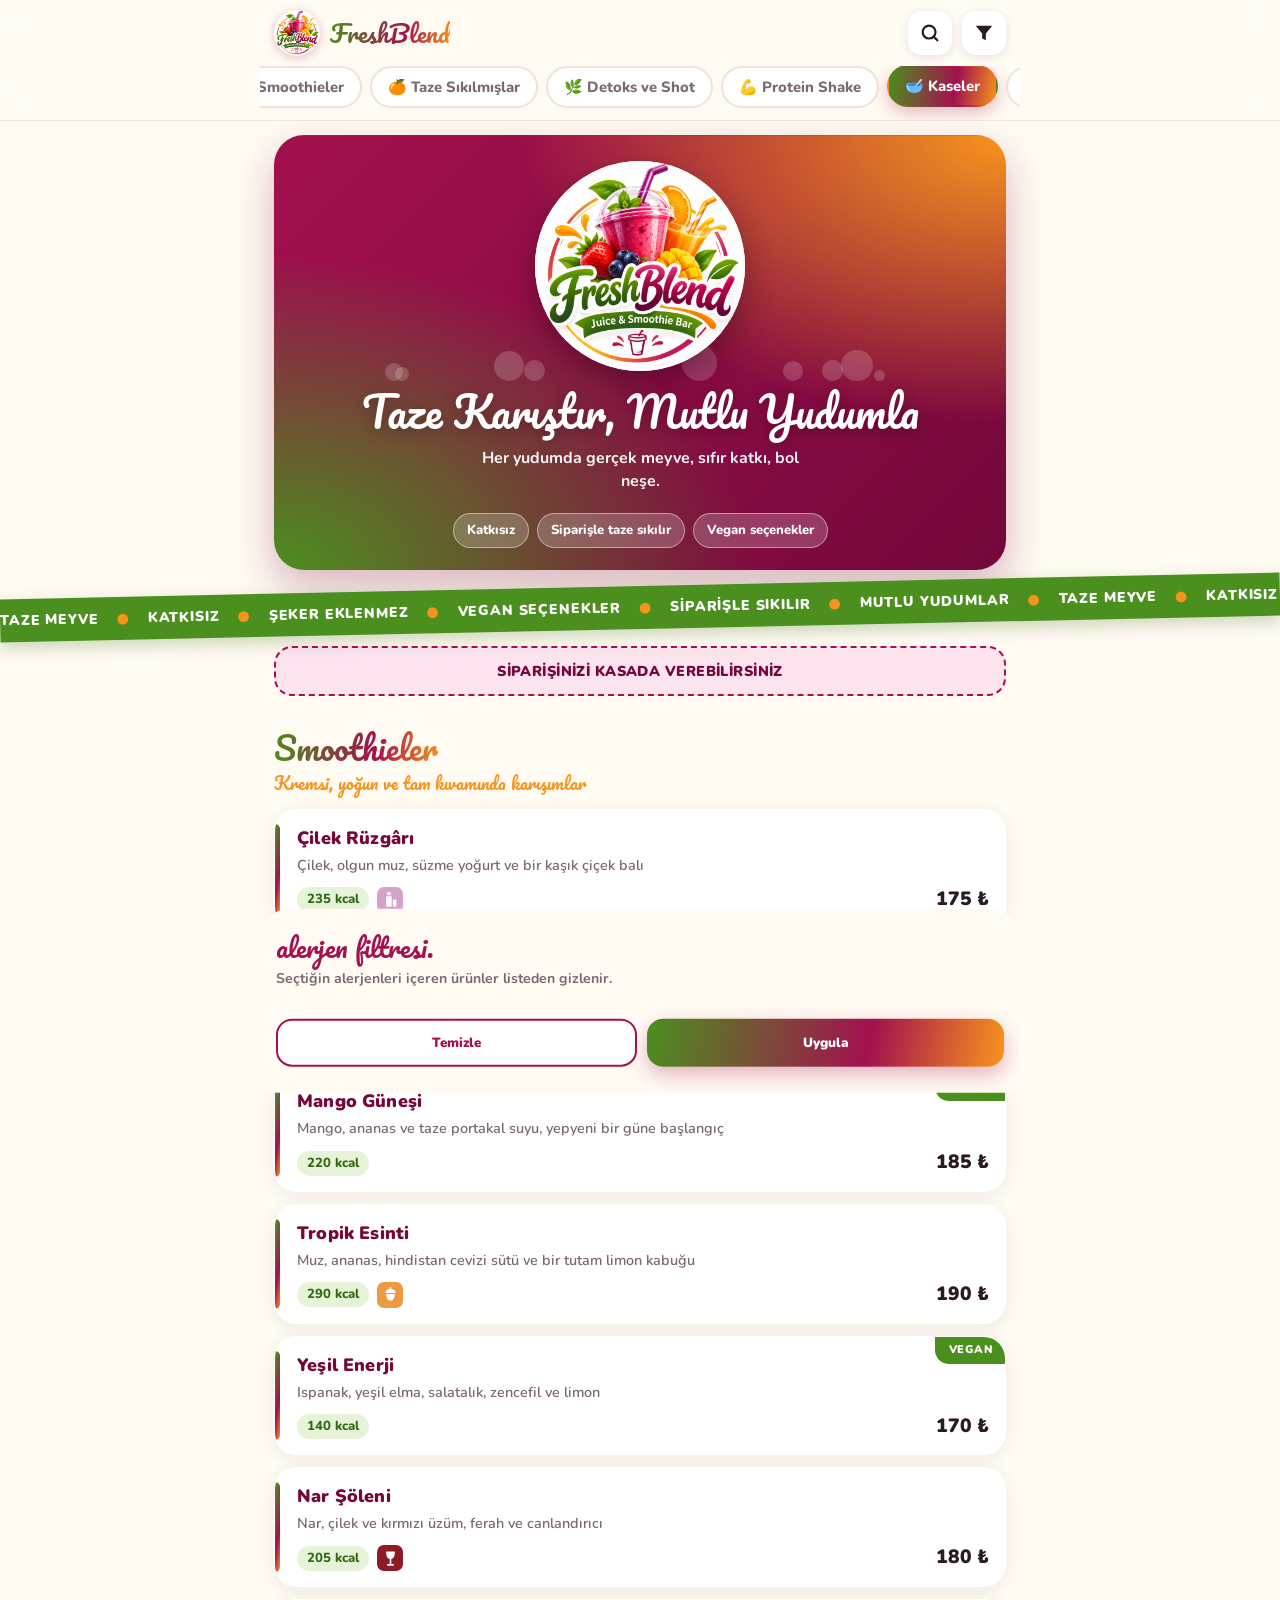
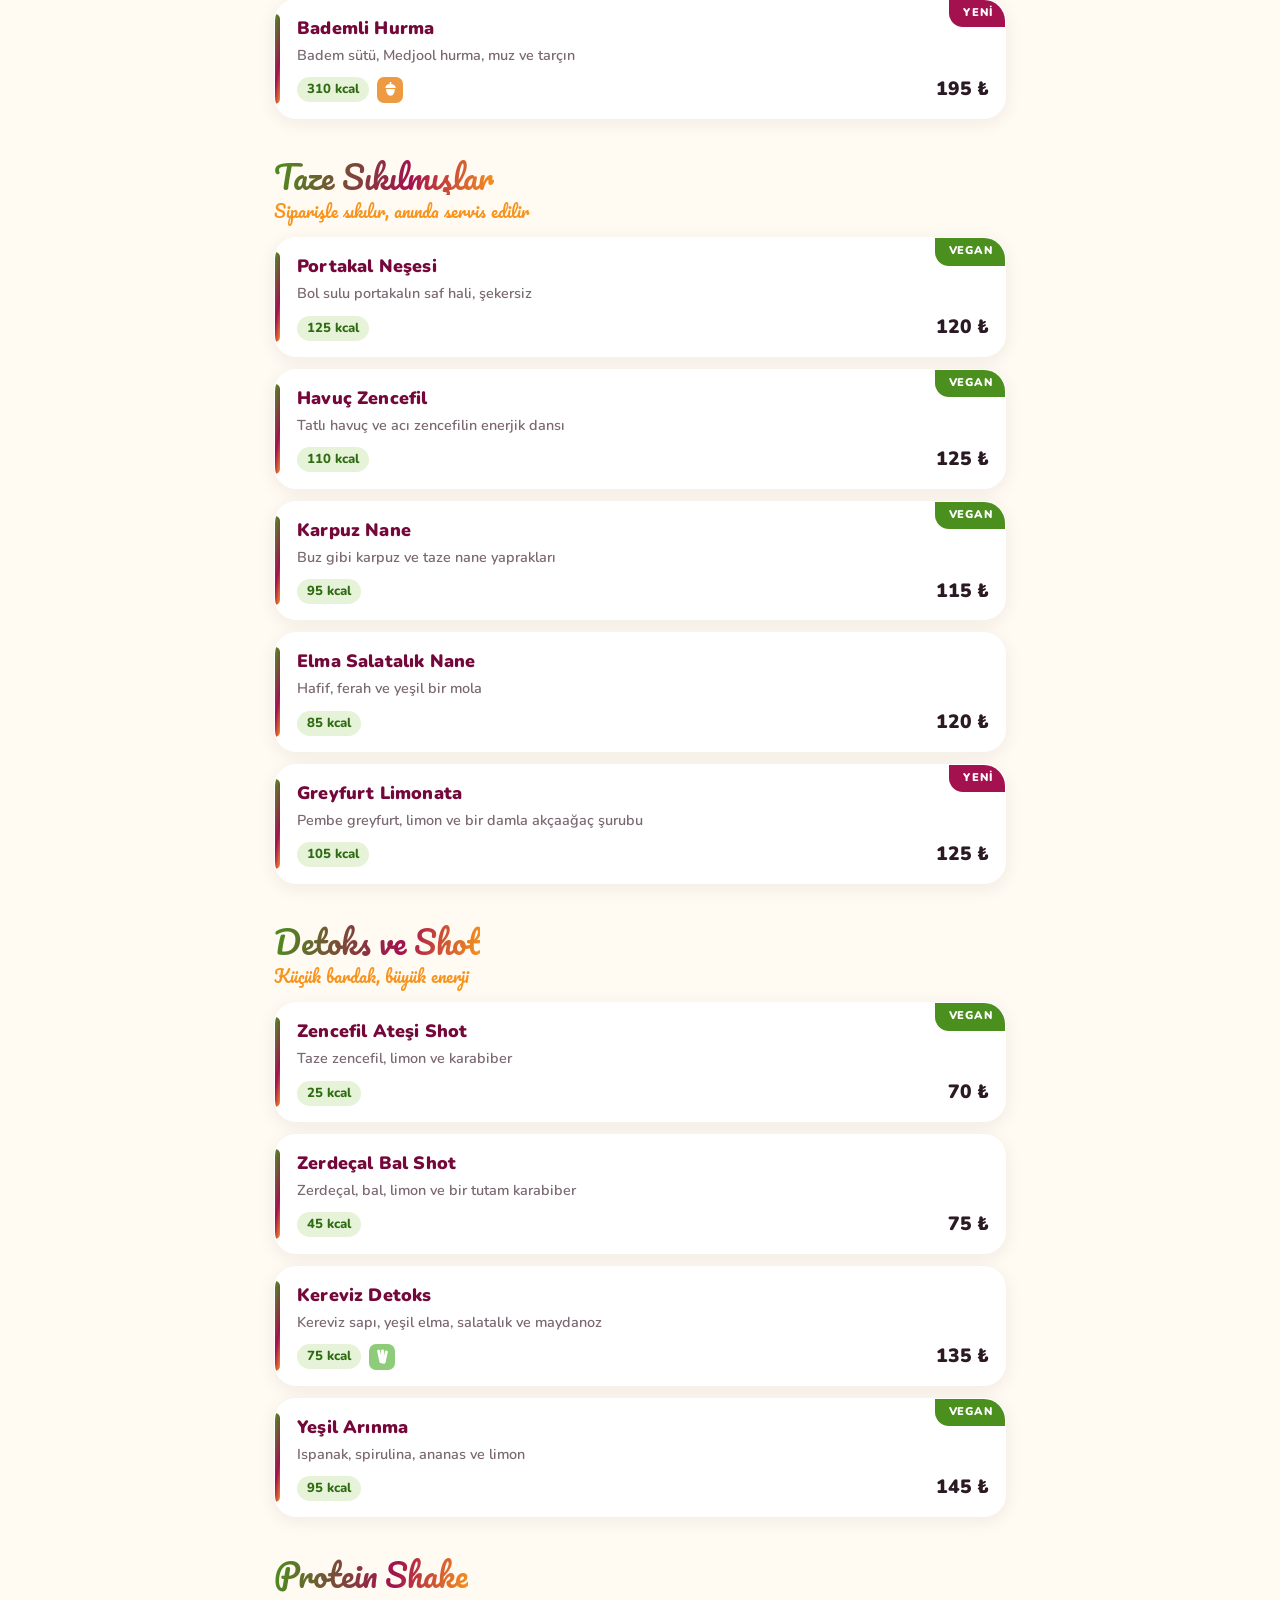
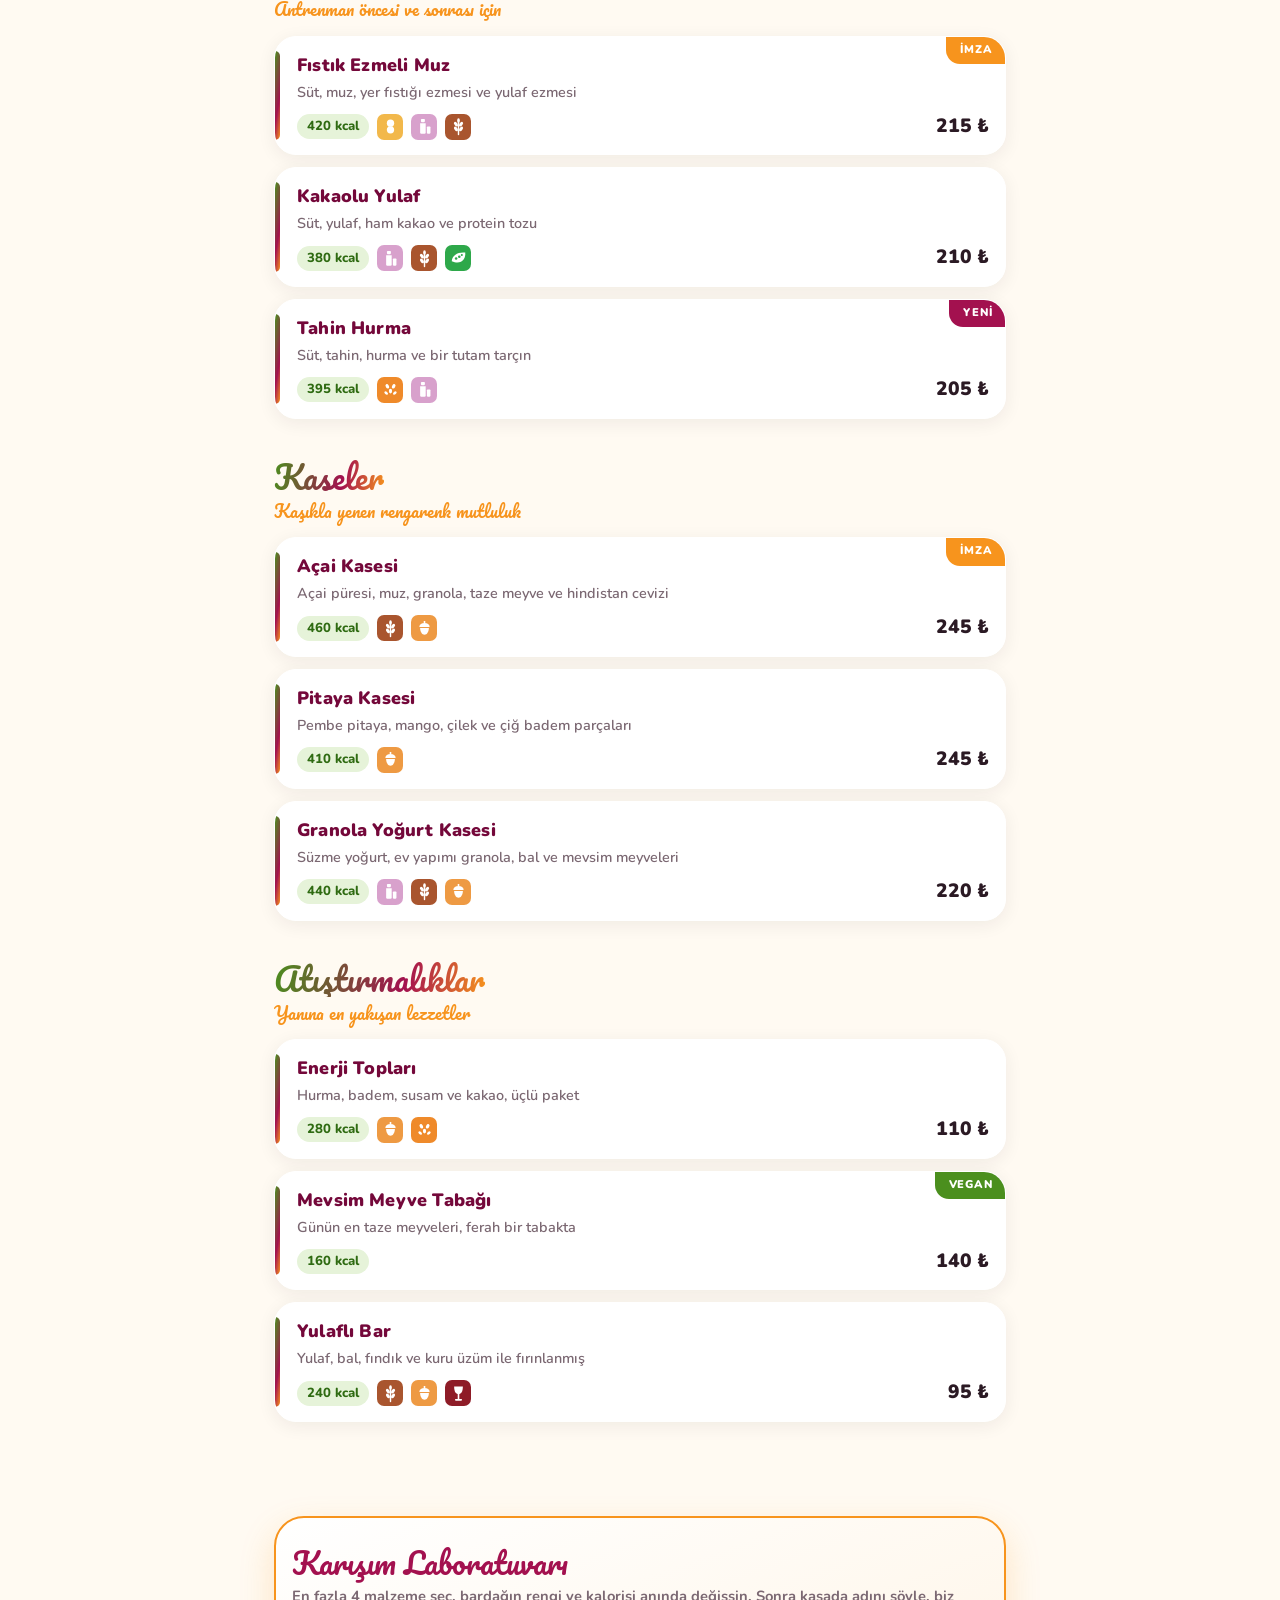
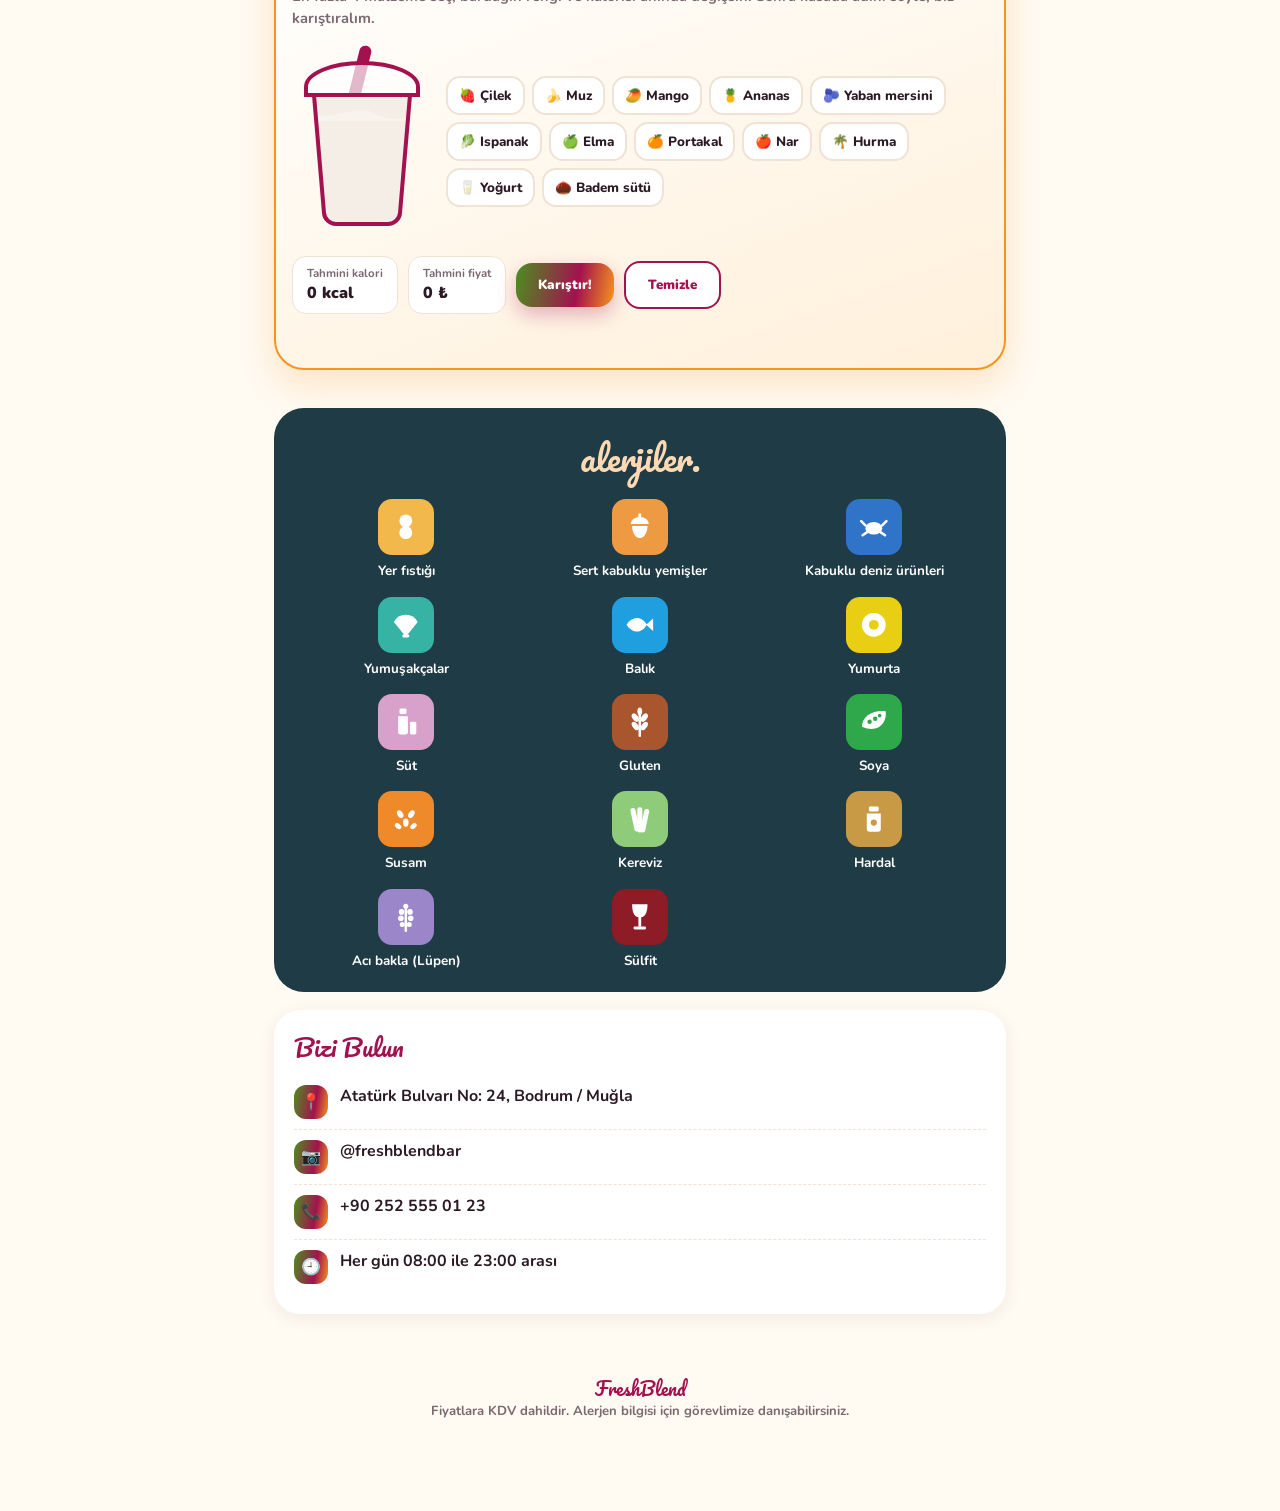
<file: index.html>
<!doctype html>
<html lang="tr">
<head>
<meta charset="utf-8">
<meta name="viewport" content="width=device-width,initial-scale=1,viewport-fit=cover">
<title>FreshBlend Meyve Suyu ve Smoothie Bar</title>
<meta name="description" content="FreshBlend dijital menü: smoothieler, taze sıkılmış meyve suları, kaseler ve daha fazlası.">
<meta name="theme-color" content="#a3114f">
<meta property="og:title" content="FreshBlend Meyve Suyu ve Smoothie Bar">
<meta property="og:description" content="Taze Karıştır, Mutlu Yudumla. Dijital menümüze göz at.">
<meta property="og:image" content="assets/og.png">
<link rel="icon" href="assets/favicon.png">
<link rel="preconnect" href="https://fonts.googleapis.com">
<link rel="preconnect" href="https://fonts.gstatic.com" crossorigin>
<link href="https://fonts.googleapis.com/css2?family=Nunito:wght@600;700;800;900&family=Pacifico&display=swap" rel="stylesheet">
<link rel="stylesheet" href="style.css">
</head>
<body>

<header class="top">
  <div class="top-row">
    <div class="brand"><img src="assets/logo.png" alt="FreshBlend logosu"><b id="brandName">FreshBlend</b></div>
    <button class="iconbtn" id="btnSearch" aria-label="Ara">
      <svg viewBox="0 0 24 24" fill="none" stroke="#2b1a24" stroke-width="2.4" stroke-linecap="round"><circle cx="11" cy="11" r="7"/><path d="M20 20l-3.500-3.500"/></svg>
    </button>
    <button class="iconbtn" id="btnFilter" aria-label="Alerjen filtresi">
      <svg viewBox="0 0 24 24" fill="#2b1a24"><path d="M3 4h18l-7 8.500V20l-4-2v-5.500z"/></svg>
      <span class="dot" id="fdot">0</span>
    </button>
  </div>
  <div class="searchbar" id="searchbar"><input id="q" type="search" placeholder="Ürün ara: çilek, mango, zencefil" autocomplete="off"></div>
  <nav class="tabs" id="tabs"></nav>
</header>

<div class="hero">
  <div class="hero-card" id="heroCard">
    <div class="logo-big"><img src="assets/logo.png" alt=""></div>
    <div id="bubbles"></div>
    <h1 id="slogan">Taze Karıştır, Mutlu Yudumla</h1>
    <p id="subslogan">Her yudumda gerçek meyve, sıfır katkı, bol neşe.</p>
    <div class="chips">
      <span class="chip">Katkısız</span>
      <span class="chip">Siparişle taze sıkılır</span>
      <span class="chip">Vegan seçenekler</span>
    </div>
  </div>
</div>

<div class="marquee" aria-hidden="true"><div id="marq"></div></div>

<div class="notice" id="notice">Siparişinizi kasada verebilirsiniz</div>

<main id="menu"></main>

<main>
  <section class="lab" id="lab">
    <h2>Karışım Laboratuvarı</h2>
    <p class="sub">En fazla 4 malzeme seç, bardağın rengi ve kalorisi anında değişsin. Sonra kasada adını söyle, biz karıştıralım.</p>
    <div class="lab-grid">
      <div class="cup" id="cup">
        <svg viewBox="0 0 140 190" width="140">
          <defs>
            <clipPath id="cupclip"><path d="M22 52h96l-10 118a12 12 0 0 1-12 11H44a12 12 0 0 1-12-11z"/></clipPath>
          </defs>
          <rect x="62" y="2" width="12" height="60" rx="6" fill="#a3114f" transform="rotate(14 68 30)"/>
          <g clip-path="url(#cupclip)">
            <rect x="0" y="52" width="140" height="140" fill="#f5eee6"/>
            <g id="liquid"></g>
            <path d="M22 70c20 10 40-10 60 0s34 6 42-2v10H22z" fill="rgba(255,255,255,.25)"/>
          </g>
          <path d="M22 52h96l-10 118a12 12 0 0 1-12 11H44a12 12 0 0 1-12-11z" fill="none" stroke="#a3114f" stroke-width="4" stroke-linejoin="round"/>
          <path d="M14 44a56 24 0 0 1 112 0v8H14z" fill="#fff" fill-opacity=".7" stroke="#a3114f" stroke-width="4"/>
        </svg>
      </div>
      <div class="ings" id="ings"></div>
    </div>
    <div class="lab-out">
      <div class="stat"><small>Tahmini kalori</small><span id="labKcal">0 kcal</span></div>
      <div class="stat"><small>Tahmini fiyat</small><span id="labPrice">0 ₺</span></div>
      <button class="btn" id="btnBlend">Karıştır!</button>
      <button class="btn ghost" id="btnClear">Temizle</button>
    </div>
    <div class="lab-msg" id="labMsg"></div>
  </section>

  <section class="legend">
    <h2>alerjiler.</h2>
    <div class="legend-grid" id="legend"></div>
  </section>

  <section class="info" id="info">
    <h3>Bizi Bulun</h3>
    <div class="row"><i>📍</i><div id="iAddr"></div></div>
    <div class="row"><i>📷</i><div><a id="iIg" target="_blank" rel="noopener"></a></div></div>
    <div class="row"><i>📞</i><div><a id="iTel"></a></div></div>
    <div class="row"><i>🕘</i><div id="iHours"></div></div>
  </section>
</main>

<footer><b>FreshBlend</b><br>Fiyatlara KDV dahildir. Alerjen bilgisi için görevlimize danışabilirsiniz.</footer>

<button class="fab" id="fab" aria-label="Yukarı çık">
  <svg viewBox="0 0 24 24" width="26" height="26" fill="none" stroke="#fff" stroke-width="3" stroke-linecap="round" stroke-linejoin="round"><path d="M6 15l6-6 6 6"/></svg>
</button>

<div class="sheet-bg" id="sbg"></div>
<div class="sheet" id="sheet">
  <h3>alerjen filtresi.</h3>
  <p class="hint">Seçtiğin alerjenleri içeren ürünler listeden gizlenir.</p>
  <div class="fgrid" id="fgrid"></div>
  <div class="actions">
    <button class="btn ghost" id="fclear">Temizle</button>
    <button class="btn" id="fok">Uygula</button>
  </div>
</div>

<script src="data.js"></script>
<script src="store.js"></script>
<script>
(function () {
  var S = FB.load();
  var settings = S.settings;
  var algMap = {};
  S.allergens.forEach(function (a) { algMap[a.id] = a; });
  var excluded = {};
  var query = "";
  var $ = function (id) { return document.getElementById(id); };

  /* Üst bilgiler */
  document.title = settings.brand + " " + settings.tagline;
  $("brandName").textContent = settings.brand;
  $("slogan").textContent = settings.slogan;
  $("subslogan").textContent = settings.subslogan;
  $("notice").textContent = settings.notice;
  $("iAddr").textContent = settings.address;
  $("iHours").textContent = settings.hours;
  $("iIg").textContent = "@" + settings.instagram;
  $("iIg").href = "https://instagram.com/" + settings.instagram;
  $("iTel").textContent = settings.phone;
  $("iTel").href = "tel:" + settings.phone.replace(/\s/g, "");
  if (settings.heroImage) {
    var hc = $("heroCard");
    hc.style.backgroundImage = "url(" + settings.heroImage + ")";
    hc.classList.add("hasimg");
  }
  if (!settings.notice) $("notice").style.display = "none";

  /* Kayan yazı */
  var words = ["Taze meyve", "Katkısız", "Şeker eklenmez", "Vegan seçenekler", "Siparişle sıkılır", "Mutlu yudumlar"];
  var line = "";
  for (var r = 0; r < 4; r++) words.forEach(function (w) { line += w + "<span>●</span>"; });
  $("marq").innerHTML = line + line;

  /* Baloncuklar */
  var bub = "";
  for (var i = 0; i < 9; i++) {
    var sz = 10 + Math.random() * 26;
    bub += '<i class="bubble" style="width:' + sz + 'px;height:' + sz + 'px;left:' + (Math.random() * 90) + '%;bottom:-10px;animation-duration:' + (5 + Math.random() * 7) + 's;animation-delay:' + (Math.random() * 6) + 's"></i>';
  }
  $("bubbles").innerHTML = bub;

  /* Menü çizimi */
  function matches(it) {
    if (query) {
      var t = (it.name + " " + it.desc).toLocaleLowerCase("tr");
      if (t.indexOf(query.toLocaleLowerCase("tr")) === -1) return false;
    }
    for (var i = 0; i < it.allergens.length; i++) if (excluded[it.allergens[i]]) return false;
    return true;
  }

  function cardHTML(it, idx) {
    var icons = it.allergens.map(function (id) { return algMap[id] ? FB.allergenIcon(algMap[id], 26) : ""; }).join("");
    var badge = it.badge ? '<span class="badge ' + it.badge.toLocaleLowerCase("tr").replace(/[^a-zçğıöşü]/g, "") + '">' + it.badge + '</span>' : "";
    var img = (settings.showImages !== false && it.image) ? '<img class="thumb" loading="lazy" alt="' + it.name + '" src="' + it.image + '">' : "";
    return '<article class="card" style="animation-delay:' + (idx * 55) + 'ms">' + badge +
      '<div class="body"><h3>' + it.name + '</h3><p>' + it.desc + '</p>' +
      '<div class="meta"><span class="kcal">' + it.kcal + ' kcal</span>' + icons + '<span class="price">' + FB.money(it.price) + '</span></div></div>' + img + '</article>';
  }

  function render() {
    var html = "", tabs = "", any = false;
    S.categories.forEach(function (c) {
      var list = S.items.filter(function (it) { return it.cat === c.id && matches(it); });
      if (!list.length) return;
      any = true;
      tabs += '<button class="tab" data-t="' + c.id + '">' + c.icon + " " + c.name + '</button>';
      html += '<section class="sec" id="sec_' + c.id + '"><h2>' + c.name + '</h2><div class="sub">' + (c.desc || "") + '</div>' +
        list.map(cardHTML).join("") + '</section>';
    });
    if (!any) html = '<div class="empty">Aradığın kriterlere uygun ürün bulunamadı. Filtreleri temizleyip tekrar dene.</div>';
    $("menu").innerHTML = html;
    $("tabs").innerHTML = tabs;
    observe();
  }

  /* Sekme vurgusu */
  var io;
  function observe() {
    if (io) io.disconnect();
    var secs = document.querySelectorAll(".sec");
    io = new IntersectionObserver(function (es) {
      es.forEach(function (e) {
        if (e.isIntersecting) {
          var id = e.target.id.replace("sec_", "");
          document.querySelectorAll(".tab").forEach(function (t) {
            var on = t.dataset.t === id;
            t.classList.toggle("on", on);
            if (on) t.scrollIntoView({ inline: "center", block: "nearest", behavior: "smooth" });
          });
        }
      });
    }, { rootMargin: "-140px 0px -65% 0px" });
    secs.forEach(function (s) { io.observe(s); });
  }
  $("tabs").addEventListener("click", function (e) {
    var b = e.target.closest(".tab");
    if (!b) return;
    var el = $("sec_" + b.dataset.t);
    if (el) el.scrollIntoView({ behavior: "smooth", block: "start" });
  });

  /* Arama */
  $("btnSearch").onclick = function () {
    var s = $("searchbar");
    s.classList.toggle("open");
    if (s.classList.contains("open")) $("q").focus();
    else { $("q").value = ""; query = ""; render(); }
  };
  $("q").oninput = function () { query = this.value.trim(); render(); };

  /* Alerjen filtresi */
  var usedIds = {};
  S.items.forEach(function (it) { it.allergens.forEach(function (a) { usedIds[a] = 1; }); });
  function drawFilter() {
    $("fgrid").innerHTML = S.allergens.map(function (a) {
      return '<button class="fopt' + (excluded[a.id] ? " on" : "") + '" data-a="' + a.id + '">' + FB.allergenIcon(a, 28) + "<span>" + a.name + "</span></button>";
    }).join("");
  }
  function sheet(open) {
    $("sheet").classList.toggle("open", open);
    $("sbg").classList.toggle("open", open);
  }
  function updDot() {
    var n = Object.keys(excluded).length;
    $("fdot").textContent = n;
    $("fdot").classList.toggle("on", n > 0);
  }
  $("btnFilter").onclick = function () { drawFilter(); sheet(true); };
  $("sbg").onclick = function () { sheet(false); };
  $("fgrid").addEventListener("click", function (e) {
    var b = e.target.closest(".fopt");
    if (!b) return;
    var id = b.dataset.a;
    if (excluded[id]) delete excluded[id]; else excluded[id] = true;
    b.classList.toggle("on");
  });
  $("fclear").onclick = function () { excluded = {}; drawFilter(); };
  $("fok").onclick = function () { sheet(false); updDot(); render(); };

  /* Alerjen açıklama listesi */
  $("legend").innerHTML = S.allergens.map(function (a) {
    return "<div>" + FB.allergenIcon(a, 56) + a.name + "</div>";
  }).join("");

  /* Yukarı çık */
  var fab = $("fab");
  window.addEventListener("scroll", function () { fab.classList.toggle("show", window.scrollY > 600); }, { passive: true });
  fab.onclick = function () { window.scrollTo({ top: 0, behavior: "smooth" }); };

  /* ===== Karışım Laboratuvarı ===== */
  var ING = [
    { n: "Çilek", e: "🍓", k: 50, c: "#e0245e" },
    { n: "Muz", e: "🍌", k: 105, c: "#f2d04a" },
    { n: "Mango", e: "🥭", k: 100, c: "#f7a01d" },
    { n: "Ananas", e: "🍍", k: 80, c: "#f5c542" },
    { n: "Yaban mersini", e: "🫐", k: 60, c: "#5a3d9a" },
    { n: "Ispanak", e: "🥬", k: 10, c: "#4b8f1e" },
    { n: "Elma", e: "🍏", k: 95, c: "#8cc63f" },
    { n: "Portakal", e: "🍊", k: 62, c: "#f7941d" },
    { n: "Nar", e: "🍎", k: 80, c: "#a3114f" },
    { n: "Hurma", e: "🌴", k: 70, c: "#7a4a2a" },
    { n: "Yoğurt", e: "🥛", k: 60, c: "#f3dfe8", w: "sut" },
    { n: "Badem sütü", e: "🌰", k: 40, c: "#d9b98a", w: "kuruyemis" }
  ];
  var pick = [];
  $("ings").innerHTML = ING.map(function (g, i) {
    return '<button class="ing" data-i="' + i + '">' + g.e + " " + g.n + "</button>";
  }).join("");

  function drawCup(blended) {
    var L = $("liquid");
    if (!pick.length) { L.innerHTML = ""; return; }
    var h = 140 / pick.length, out = "";
    pick.forEach(function (i, k) {
      out += '<rect x="0" y="' + (52 + 30 + k * (110 / pick.length)) + '" width="140" height="' + (110 / pick.length + 2) + '" fill="' + ING[i].c + '"/>';
    });
    if (blended) {
      var stops = pick.map(function (i, k) { return '<stop offset="' + Math.round(k / Math.max(1, pick.length - 1) * 100) + '%" stop-color="' + ING[i].c + '"/>'; }).join("");
      out = '<defs><linearGradient id="bl" x1="0" y1="0" x2="1" y2="1">' + stops + '</linearGradient></defs><rect x="0" y="82" width="140" height="120" fill="url(#bl)"/>';
    }
    L.innerHTML = out;
  }
  function stats() {
    var kc = 0;
    pick.forEach(function (i) { kc += ING[i].k; });
    $("labKcal").textContent = kc + " kcal";
    $("labPrice").textContent = pick.length ? FB.money(95 + pick.length * 22) : "0 ₺";
  }
  $("ings").addEventListener("click", function (e) {
    var b = e.target.closest(".ing");
    if (!b) return;
    var i = +b.dataset.i, at = pick.indexOf(i);
    if (at > -1) pick.splice(at, 1);
    else if (pick.length < 4) pick.push(i);
    else { $("labMsg").textContent = "En fazla 4 malzeme seçebilirsin."; return; }
    document.querySelectorAll(".ing").forEach(function (x) {
      var on = pick.indexOf(+x.dataset.i) > -1;
      x.classList.toggle("on", on);
      x.style.background = on ? ING[+x.dataset.i].c : "";
      x.style.color = on && ["#f3dfe8", "#f2d04a", "#f5c542", "#d9b98a"].indexOf(ING[+x.dataset.i].c) > -1 ? "#2b1a24" : "";
    });
    $("labMsg").textContent = "";
    drawCup(false);
    stats();
  });
  var adj = ["Neşeli", "Cesur", "Gizemli", "Şımarık", "Enerjik", "Tatlı", "Coşkulu", "Rüzgârlı"];
  $("btnBlend").onclick = function () {
    if (pick.length < 2) { $("labMsg").textContent = "Karıştırmak için en az 2 malzeme seç."; return; }
    var cup = $("cup");
    cup.classList.remove("shake"); void cup.offsetWidth; cup.classList.add("shake");
    $("labMsg").textContent = "Blender çalışıyor...";
    setTimeout(function () {
      drawCup(true);
      var name = adj[Math.floor(Math.random() * adj.length)] + " " + ING[pick[0]].n + " Karışımı";
      var warn = [];
      pick.forEach(function (i) { if (ING[i].w && algMap[ING[i].w]) warn.push(algMap[ING[i].w].name.toLocaleLowerCase("tr")); });
      $("labMsg").innerHTML = "Hazır! Kasada şunu söyle: <b>" + name + "</b>" + (warn.length ? "<br><small>Alerjen uyarısı: " + warn.join(", ") + " içerir.</small>" : "");
    }, 2000);
  };
  $("btnClear").onclick = function () {
    pick = [];
    document.querySelectorAll(".ing").forEach(function (x) { x.classList.remove("on"); x.style.background = ""; x.style.color = ""; });
    drawCup(false); stats(); $("labMsg").textContent = "";
  };

  render();
})();
</script>
</body>
</html>
</file>
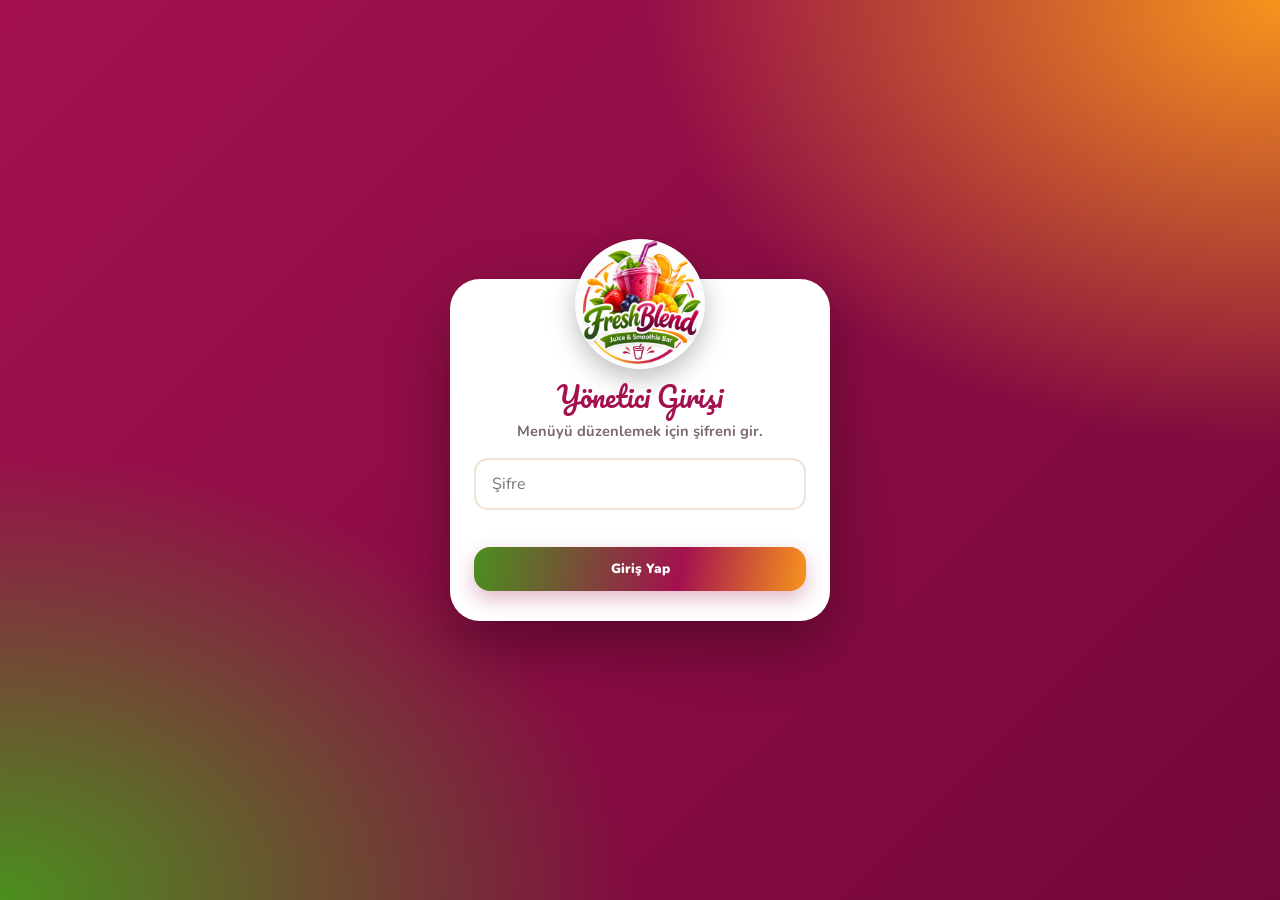
<file: admin.html>
<!doctype html>
<html lang="tr">
<head>
<meta charset="utf-8">
<meta name="viewport" content="width=device-width,initial-scale=1">
<meta name="robots" content="noindex,nofollow">
<title>FreshBlend Yönetici Paneli</title>
<link rel="icon" href="assets/favicon.png">
<link href="https://fonts.googleapis.com/css2?family=Nunito:wght@600;700;800;900&family=Pacifico&display=swap" rel="stylesheet">
<link rel="stylesheet" href="style.css">
<style>
body{background:#f7efe6}
.login{min-height:100vh;display:grid;place-items:center;padding:20px;background:radial-gradient(90% 90% at 100% 0%,var(--orange),transparent 55%),radial-gradient(90% 90% at 0% 100%,var(--green),transparent 55%),linear-gradient(135deg,var(--magenta),var(--magenta-d))}
.login .box{background:#fff;border-radius:30px;padding:30px 24px;width:100%;max-width:380px;text-align:center;box-shadow:0 24px 60px rgba(0,0,0,.35)}
.login img{width:130px;height:130px;margin:-70px auto 8px;border-radius:50%;box-shadow:0 10px 26px rgba(0,0,0,.25);background:#fff}
.login h1{font-family:var(--script);font-weight:400;color:var(--magenta);font-size:1.7rem}
.login p{color:var(--muted);font-weight:700;margin:4px 0 16px;font-size:.92rem}
.in{width:100%;padding:13px 16px;border-radius:14px;border:2px solid var(--line);background:#fff;outline:none;margin-bottom:12px}
.in:focus{border-color:var(--orange)}
.err{color:var(--magenta);font-weight:800;min-height:1.3em;margin-bottom:6px;font-size:.88rem}

.app{display:none;min-height:100vh}
.app.on{display:block}
.bar{position:sticky;top:0;z-index:30;background:linear-gradient(100deg,var(--green-d),var(--magenta-d));color:#fff;display:flex;align-items:center;gap:12px;padding:10px 16px}
.bar img{width:42px;height:42px;border-radius:50%;background:#fff}
.bar b{font-family:var(--script);font-weight:400;font-size:1.3rem;flex:1}
.bar a,.bar button{color:#fff;font-weight:800;font-size:.85rem;padding:8px 12px;border-radius:12px;background:rgba(255,255,255,.18);text-decoration:none}
.nav{display:flex;gap:8px;overflow-x:auto;padding:12px 16px;background:#fff;border-bottom:1px solid var(--line);position:sticky;top:62px;z-index:29;scrollbar-width:none}
.wrap{max-width:980px;margin:0 auto;padding:18px 16px 70px}
.panel{display:none}
.panel.on{display:block;animation:pop .35s both}
h2.t{font-family:var(--script);font-weight:400;font-size:1.8rem;color:var(--magenta);margin-bottom:14px}
.stats{display:grid;grid-template-columns:repeat(auto-fit,minmax(150px,1fr));gap:12px;margin-bottom:22px}
.stat2{background:#fff;border-radius:22px;padding:18px;box-shadow:0 4px 16px rgba(43,26,36,.07);position:relative;overflow:hidden}
.stat2::after{content:"";position:absolute;right:-18px;top:-18px;width:70px;height:70px;border-radius:50%;background:var(--grad);opacity:.16}
.stat2 b{font-size:2rem;font-weight:900;color:var(--magenta-d);display:block;line-height:1.1}
.stat2 span{color:var(--muted);font-weight:800;font-size:.85rem}
.box2{background:#fff;border-radius:24px;padding:18px;box-shadow:0 4px 16px rgba(43,26,36,.07);margin-bottom:16px}
.tools{display:flex;gap:10px;flex-wrap:wrap;margin-bottom:14px}
.tools .in{margin:0;flex:1;min-width:160px}
.btn.sm{padding:10px 16px;border-radius:13px;font-size:.88rem}
.btn.red{background:#c0233b}
table{width:100%;border-collapse:collapse}
th{text-align:left;font-size:.75rem;text-transform:uppercase;letter-spacing:.06em;color:var(--muted);padding:8px 8px}
td{padding:10px 8px;border-top:1px solid var(--line);font-weight:700;font-size:.92rem;vertical-align:middle}
td .nm{font-weight:900;color:var(--magenta-d)}
td .ph{width:46px;height:46px;border-radius:12px;object-fit:cover;background:var(--orange-l);display:grid;place-items:center;font-size:1.3rem}
td .acts{display:flex;gap:6px;justify-content:flex-end}
.mini{padding:7px 11px;border-radius:10px;font-weight:800;font-size:.8rem;background:var(--green-l);color:var(--green-d)}
.mini.d{background:var(--magenta-l);color:var(--magenta-d)}
.algs{display:flex;gap:4px;flex-wrap:wrap}

.modal-bg{position:fixed;inset:0;background:rgba(43,26,36,.6);z-index:70;display:none;place-items:center;padding:14px}
.modal-bg.on{display:grid}
.modal{background:var(--cream);border-radius:28px;width:100%;max-width:560px;max-height:92vh;overflow:auto;padding:22px}
.modal h3{font-family:var(--script);font-weight:400;font-size:1.6rem;color:var(--magenta);margin-bottom:12px}
.lbl{display:block;font-weight:900;font-size:.82rem;color:var(--muted);margin:8px 0 4px;text-transform:uppercase;letter-spacing:.05em}
.two{display:grid;grid-template-columns:1fr 1fr;gap:10px}
.achk{display:grid;grid-template-columns:repeat(2,1fr);gap:7px}
.achk label{display:flex;gap:8px;align-items:center;padding:8px;border-radius:12px;background:#fff;border:2px solid var(--line);font-weight:800;font-size:.82rem;cursor:pointer}
.achk input{accent-color:var(--magenta);width:18px;height:18px}
.achk label:has(input:checked){border-color:var(--magenta);background:var(--magenta-l)}
.drop{border:3px dashed var(--orange);background:var(--orange-l);border-radius:20px;padding:18px;text-align:center;font-weight:800;color:var(--magenta-d);cursor:pointer}
.drop img{max-height:160px;margin:0 auto 10px;border-radius:14px}
.gal{display:grid;grid-template-columns:repeat(auto-fill,minmax(160px,1fr));gap:12px}
.gcard{background:#fff;border-radius:20px;overflow:hidden;box-shadow:0 4px 14px rgba(43,26,36,.08);text-align:center}
.gcard .im{height:130px;background:var(--orange-l);display:grid;place-items:center;font-size:2.4rem;overflow:hidden}
.gcard .im img{width:100%;height:100%;object-fit:cover}
.gcard .nm{font-weight:900;font-size:.85rem;padding:8px 8px 2px;color:var(--magenta-d)}
.gcard .row{display:flex;gap:6px;padding:6px 8px 10px;justify-content:center}
.toast{position:fixed;left:50%;bottom:24px;transform:translateX(-50%) translateY(80px);background:var(--green-d);color:#fff;padding:12px 22px;border-radius:16px;font-weight:900;z-index:90;transition:.35s;opacity:0}
.toast.on{transform:translateX(-50%);opacity:1}
.toast.bad{background:var(--magenta-d)}
.hint2{color:var(--muted);font-weight:700;font-size:.88rem;margin:4px 0 10px}
.cats{display:flex;flex-direction:column;gap:8px}
.cats .r{display:grid;grid-template-columns:54px 1fr 1.4fr auto;gap:8px;align-items:center}
@media (max-width:640px){
  .hide-s{display:none}
  .two{grid-template-columns:1fr}
  .cats .r{grid-template-columns:50px 1fr auto}
  .cats .r .dsc{display:none}
}
</style>
</head>
<body>

<div class="login" id="login">
  <div class="box">
    <img src="assets/logo.png" alt="">
    <h1>Yönetici Girişi</h1>
    <p>Menüyü düzenlemek için şifreni gir.</p>
    <input class="in" id="pin" type="password" placeholder="Şifre" autocomplete="current-password">
    <div class="err" id="err"></div>
    <button class="btn" style="width:100%" id="go">Giriş Yap</button>
  </div>
</div>

<div class="app" id="app">
  <div class="bar">
    <img src="assets/logo.png" alt="">
    <b>FreshBlend Panel</b>
    <a href="index.html" target="_blank">Menüyü Gör</a>
    <button id="out">Çıkış</button>
  </div>
  <div class="nav" id="nav">
    <button class="tab on" data-p="p1">📊 Panel</button>
    <button class="tab" data-p="p2">🥤 Ürünler</button>
    <button class="tab" data-p="p3">📷 Görsel Stüdyosu</button>
    <button class="tab" data-p="p4">🗂️ Kategoriler</button>
    <button class="tab" data-p="p5">⚙️ Site Ayarları</button>
    <button class="tab" data-p="p6">💾 Yedekleme</button>
  </div>

  <div class="wrap">
    <!-- PANEL -->
    <section class="panel on" id="p1">
      <h2 class="t">Genel Bakış</h2>
      <div class="stats" id="stats"></div>
      <div class="box2">
        <b style="font-weight:900">Kategori dağılımı</b>
        <div id="dist" style="margin-top:12px"></div>
      </div>
      <div class="box2">
        <b style="font-weight:900">Hızlı ipucu</b>
        <p class="hint2" style="margin-top:6px">Ürün fotoğrafı eklemek için “Görsel Stüdyosu” sekmesini kullan. Fotoğraf eklenen ürünler menüde otomatik olarak resimli görünür. Değişiklikler bu cihazdaki tarayıcıya kaydedilir; tüm cihazlarda kalıcı olması için “Yedekleme” sekmesindeki dosyayı depoya yükle.</p>
      </div>
    </section>

    <!-- ÜRÜNLER -->
    <section class="panel" id="p2">
      <h2 class="t">Ürünler</h2>
      <div class="tools">
        <input class="in" id="psearch" placeholder="Ürün ara">
        <select class="in" id="pcat" style="max-width:220px"></select>
        <button class="btn sm" id="padd">+ Yeni Ürün</button>
      </div>
      <div class="box2" style="padding:6px 10px;overflow-x:auto">
        <table><thead><tr><th></th><th>Ürün</th><th class="hide-s">Kategori</th><th>Kalori</th><th>Fiyat</th><th class="hide-s">Alerjen</th><th></th></tr></thead><tbody id="ptb"></tbody></table>
      </div>
    </section>

    <!-- GÖRSEL STÜDYOSU -->
    <section class="panel" id="p3">
      <h2 class="t">Görsel Stüdyosu</h2>
      <p class="hint2">Her ürün için fotoğraf yükle. Fotoğraflar otomatik küçültülür. İstersen aşağıdaki anahtarla menüde görselleri tamamen gizleyebilirsin.</p>
      <div class="tools">
        <label class="achk" style="display:block"><label><input type="checkbox" id="showImg"> Menüde ürün görsellerini göster</label></label>
      </div>
      <div class="gal" id="gal"></div>
    </section>

    <!-- KATEGORİLER -->
    <section class="panel" id="p4">
      <h2 class="t">Kategoriler</h2>
      <div class="box2">
        <div class="cats" id="cats"></div>
        <div class="tools" style="margin-top:14px">
          <button class="btn sm ghost" id="cadd">+ Kategori Ekle</button>
          <button class="btn sm" id="csave">Kategorileri Kaydet</button>
        </div>
      </div>
    </section>

    <!-- AYARLAR -->
    <section class="panel" id="p5">
      <h2 class="t">Site Ayarları</h2>
      <div class="box2">
        <label class="lbl">Ana başlık (slogan)</label><input class="in" id="sSlogan">
        <label class="lbl">Alt yazı</label><input class="in" id="sSub">
        <label class="lbl">Duyuru şeridi (boş bırakırsan gizlenir)</label><input class="in" id="sNotice">
        <div class="two">
          <div><label class="lbl">Adres</label><input class="in" id="sAddr"></div>
          <div><label class="lbl">Telefon</label><input class="in" id="sPhone"></div>
          <div><label class="lbl">Instagram kullanıcı adı</label><input class="in" id="sIg"></div>
          <div><label class="lbl">Çalışma saatleri</label><input class="in" id="sHours"></div>
        </div>
        <label class="lbl">Yönetici şifresi</label><input class="in" id="sPin">
        <label class="lbl">Ana sayfa kapak fotoğrafı</label>
        <div class="drop" id="heroDrop"></div>
        <input type="file" id="heroFile" accept="image/*" hidden>
        <div class="tools" style="margin-top:14px"><button class="btn" id="ssave">Ayarları Kaydet</button><button class="btn sm ghost" id="hclear">Kapak fotoğrafını kaldır</button></div>
      </div>
    </section>

    <!-- YEDEK -->
    <section class="panel" id="p6">
      <h2 class="t">Yedekleme</h2>
      <div class="box2">
        <p class="hint2">Menünü bir dosya olarak indir, başka cihazda yükle ya da yedek olarak sakla.</p>
        <div class="tools">
          <button class="btn sm" id="bexp">Menüyü Dışa Aktar</button>
          <button class="btn sm ghost" id="bimp">Dosyadan İçe Aktar</button>
          <button class="btn sm red" id="brst">Varsayılana Sıfırla</button>
        </div>
        <input type="file" id="impFile" accept="application/json" hidden>
      </div>
    </section>
  </div>
</div>

<!-- ÜRÜN MODALI -->
<div class="modal-bg" id="mbg">
  <div class="modal">
    <h3 id="mtitle">Ürün</h3>
    <label class="lbl">Ürün adı</label><input class="in" id="fName">
    <label class="lbl">Açıklama</label><input class="in" id="fDesc">
    <div class="two">
      <div><label class="lbl">Kategori</label><select class="in" id="fCat"></select></div>
      <div><label class="lbl">Rozet</label>
        <select class="in" id="fBadge"><option value="">Yok</option><option>İmza</option><option>Yeni</option><option>Vegan</option></select></div>
      <div><label class="lbl">Kalori (kcal)</label><input class="in" id="fKcal" type="number" min="0"></div>
      <div><label class="lbl">Fiyat (₺)</label><input class="in" id="fPrice" type="number" min="0"></div>
    </div>
    <label class="lbl">Alerjenler</label>
    <div class="achk" id="fAlg"></div>
    <label class="lbl" style="margin-top:12px">Ürün fotoğrafı</label>
    <div class="drop" id="fDrop"></div>
    <input type="file" id="fFile" accept="image/*" hidden>
    <div class="tools" style="margin-top:16px;justify-content:flex-end">
      <button class="btn sm ghost" id="mcancel">Vazgeç</button>
      <button class="btn sm" id="msave">Kaydet</button>
    </div>
  </div>
</div>

<div class="toast" id="toast"></div>

<script src="data.js"></script>
<script src="store.js"></script>
<script>
(function () {
  var $ = function (id) { return document.getElementById(id); };
  var S = FB.load();
  var algMap = {}; S.allergens.forEach(function (a) { algMap[a.id] = a; });
  var SESSION = "fb_admin_ok";

  function toast(msg, bad) {
    var t = $("toast"); t.textContent = msg; t.className = "toast on" + (bad ? " bad" : "");
    clearTimeout(toast.h); toast.h = setTimeout(function () { t.className = "toast"; }, 2400);
  }
  function persist(msg) {
    if (FB.save(S)) { if (msg) toast(msg); }
    else toast("Kayıt başarısız: depolama dolu olabilir, görselleri küçült.", true);
  }
  function catName(id) { var c = S.categories.filter(function (x) { return x.id === id; })[0]; return c ? c.icon + " " + c.name : id; }
  function esc(s) { return String(s == null ? "" : s).replace(/[&<>"]/g, function (m) { return { "&": "&amp;", "<": "&lt;", ">": "&gt;", '"': "&quot;" }[m]; }); }

  /* Giriş */
  function enter() { $("login").style.display = "none"; $("app").classList.add("on"); drawAll(); }
  function tryLogin() {
    if ($("pin").value === S.settings.pin) { try { sessionStorage.setItem(SESSION, "1"); } catch (e) {} enter(); }
    else $("err").textContent = "Şifre hatalı, tekrar dene.";
  }
  $("go").onclick = tryLogin;
  $("pin").onkeydown = function (e) { if (e.key === "Enter") tryLogin(); };
  $("out").onclick = function () { try { sessionStorage.removeItem(SESSION); } catch (e) {} location.reload(); };
  try { if (sessionStorage.getItem(SESSION)) enter(); } catch (e) {}

  /* Sekmeler */
  $("nav").addEventListener("click", function (e) {
    var b = e.target.closest(".tab"); if (!b) return;
    document.querySelectorAll("#nav .tab").forEach(function (t) { t.classList.toggle("on", t === b); });
    document.querySelectorAll(".panel").forEach(function (p) { p.classList.toggle("on", p.id === b.dataset.p); });
    drawAll();
  });

  /* Panel */
  function drawStats() {
    var n = S.items.length, withImg = S.items.filter(function (i) { return i.image; }).length;
    var avgK = n ? Math.round(S.items.reduce(function (a, i) { return a + (+i.kcal || 0); }, 0) / n) : 0;
    var avgP = n ? Math.round(S.items.reduce(function (a, i) { return a + (+i.price || 0); }, 0) / n) : 0;
    var vegan = S.items.filter(function (i) { return i.badge === "Vegan"; }).length;
    var cards = [[n, "Toplam ürün"], [S.categories.length, "Kategori"], [withImg + " / " + n, "Fotoğraflı ürün"], [avgK, "Ortalama kcal"], [FB.money(avgP), "Ortalama fiyat"], [vegan, "Vegan ürün"]];
    $("stats").innerHTML = cards.map(function (c) { return '<div class="stat2"><b>' + c[0] + "</b><span>" + c[1] + "</span></div>"; }).join("");
    var max = 1, counts = S.categories.map(function (c) { var k = S.items.filter(function (i) { return i.cat === c.id; }).length; if (k > max) max = k; return [c, k]; });
    $("dist").innerHTML = counts.map(function (x) {
      return '<div style="display:flex;align-items:center;gap:10px;margin:7px 0;font-weight:800;font-size:.88rem"><span style="width:150px">' + x[0].icon + " " + esc(x[0].name) + '</span><div style="flex:1;background:#f4eadf;border-radius:99px;height:14px"><div style="height:14px;border-radius:99px;background:var(--grad);width:' + (x[1] / max * 100) + '%"></div></div><span>' + x[1] + "</span></div>";
    }).join("");
  }

  /* Ürün tablosu */
  function drawProducts() {
    var cs = $("pcat"), cur = cs.value;
    cs.innerHTML = '<option value="">Tüm kategoriler</option>' + S.categories.map(function (c) { return '<option value="' + c.id + '">' + c.icon + " " + esc(c.name) + "</option>"; }).join("");
    cs.value = cur;
    var q = $("psearch").value.trim().toLocaleLowerCase("tr");
    var list = S.items.filter(function (i) { return (!cs.value || i.cat === cs.value) && (!q || i.name.toLocaleLowerCase("tr").indexOf(q) > -1); });
    $("ptb").innerHTML = list.map(function (i) {
      var th = i.image ? '<img class="ph" src="' + i.image + '">' : '<div class="ph">🥤</div>';
      var al = (i.allergens || []).map(function (id) { return algMap[id] ? FB.allergenIcon(algMap[id], 22) : ""; }).join("");
      return "<tr><td>" + th + '</td><td><div class="nm">' + esc(i.name) + "</div></td><td class=\"hide-s\">" + catName(i.cat) + "</td><td>" + i.kcal + "</td><td>" + FB.money(i.price) + '</td><td class="hide-s"><div class="algs">' + al + '</div></td><td><div class="acts"><button class="mini" data-e="' + i.id + '">Düzenle</button><button class="mini d" data-d="' + i.id + '">Sil</button></div></td></tr>';
    }).join("") || '<tr><td colspan="7" class="empty">Ürün bulunamadı.</td></tr>';
  }
  $("psearch").oninput = drawProducts; $("pcat").onchange = drawProducts;
  $("ptb").addEventListener("click", function (e) {
    var ed = e.target.closest("[data-e]"), dl = e.target.closest("[data-d]");
    if (ed) openModal(ed.dataset.e);
    if (dl && confirm("Bu ürünü silmek istediğine emin misin?")) {
      S.items = S.items.filter(function (i) { return i.id !== dl.dataset.d; });
      persist("Ürün silindi"); drawAll();
    }
  });

  /* Modal */
  var editing = null, tmpImg = "";
  function drawDrop(el, img, label) {
    el.innerHTML = (img ? '<img src="' + img + '" alt="">' : "") + "<div>" + (img ? "Değiştirmek için dokun" : label) + "</div>";
  }
  function openModal(id) {
    editing = id || null;
    var it = id ? S.items.filter(function (i) { return i.id === id; })[0] : { name: "", desc: "", cat: S.categories[0].id, kcal: 0, price: 0, allergens: [], badge: "", image: "" };
    $("mtitle").textContent = id ? "Ürünü Düzenle" : "Yeni Ürün";
    $("fName").value = it.name; $("fDesc").value = it.desc; $("fKcal").value = it.kcal; $("fPrice").value = it.price;
    $("fCat").innerHTML = S.categories.map(function (c) { return '<option value="' + c.id + '">' + c.icon + " " + esc(c.name) + "</option>"; }).join("");
    $("fCat").value = it.cat; $("fBadge").value = it.badge || "";
    $("fAlg").innerHTML = S.allergens.map(function (a) {
      return '<label><input type="checkbox" value="' + a.id + '"' + (it.allergens.indexOf(a.id) > -1 ? " checked" : "") + ">" + FB.allergenIcon(a, 22) + "<span>" + a.name + "</span></label>";
    }).join("");
    tmpImg = it.image || "";
    drawDrop($("fDrop"), tmpImg, "📷 Fotoğraf yüklemek için dokun");
    $("mbg").classList.add("on");
  }
  $("padd").onclick = function () { openModal(null); };
  $("mcancel").onclick = function () { $("mbg").classList.remove("on"); };
  $("fDrop").onclick = function () { $("fFile").click(); };
  $("fFile").onchange = function () {
    var f = this.files[0]; if (!f) return;
    FB.readImage(f, 800).then(function (d) { tmpImg = d; drawDrop($("fDrop"), d, ""); });
    this.value = "";
  };
  $("msave").onclick = function () {
    var name = $("fName").value.trim();
    if (!name) { toast("Ürün adı gerekli", true); return; }
    var algs = Array.prototype.map.call($("fAlg").querySelectorAll("input:checked"), function (x) { return x.value; });
    var obj = { id: editing || FB.uid(), cat: $("fCat").value, name: name, desc: $("fDesc").value.trim(), kcal: +$("fKcal").value || 0, price: +$("fPrice").value || 0, allergens: algs, badge: $("fBadge").value, image: tmpImg };
    if (editing) S.items = S.items.map(function (i) { return i.id === editing ? obj : i; });
    else S.items.push(obj);
    persist("Ürün kaydedildi"); $("mbg").classList.remove("on"); drawAll();
  };

  /* Görsel stüdyosu */
  var galTarget = null;
  var galInput = document.createElement("input"); galInput.type = "file"; galInput.accept = "image/*";
  function drawGallery() {
    $("showImg").checked = S.settings.showImages !== false;
    $("gal").innerHTML = S.items.map(function (i) {
      return '<div class="gcard"><div class="im">' + (i.image ? '<img src="' + i.image + '">' : "🥤") + '</div><div class="nm">' + esc(i.name) + '</div><div class="row"><button class="mini" data-u="' + i.id + '">' + (i.image ? "Değiştir" : "Yükle") + "</button>" + (i.image ? '<button class="mini d" data-r="' + i.id + '">Kaldır</button>' : "") + "</div></div>";
    }).join("");
  }
  $("gal").addEventListener("click", function (e) {
    var u = e.target.closest("[data-u]"), r = e.target.closest("[data-r]");
    if (u) { galTarget = u.dataset.u; galInput.click(); }
    if (r) { S.items.forEach(function (i) { if (i.id === r.dataset.r) i.image = ""; }); persist("Görsel kaldırıldı"); drawAll(); }
  });
  galInput.onchange = function () {
    var f = galInput.files[0]; if (!f) return;
    FB.readImage(f, 800).then(function (d) {
      S.items.forEach(function (i) { if (i.id === galTarget) i.image = d; });
      persist("Görsel yüklendi"); drawAll();
    });
    galInput.value = "";
  };
  $("showImg").onchange = function () { S.settings.showImages = this.checked; persist("Ayar kaydedildi"); };

  /* Kategoriler */
  function drawCats() {
    $("cats").innerHTML = S.categories.map(function (c, k) {
      return '<div class="r" data-k="' + k + '"><input class="in ci" style="margin:0;text-align:center" value="' + esc(c.icon) + '"><input class="in cn" style="margin:0" value="' + esc(c.name) + '"><input class="in dsc cd" style="margin:0" value="' + esc(c.desc || "") + '"><button class="mini d" data-cd="' + k + '">Sil</button></div>';
    }).join("");
  }
  function readCats() {
    var rows = document.querySelectorAll("#cats .r");
    Array.prototype.forEach.call(rows, function (r) {
      var c = S.categories[+r.dataset.k];
      c.icon = r.querySelector(".ci").value; c.name = r.querySelector(".cn").value; c.desc = r.querySelector(".cd").value;
    });
  }
  $("cadd").onclick = function () { readCats(); S.categories.push({ id: FB.uid(), name: "Yeni Kategori", icon: "🍹", desc: "" }); drawCats(); };
  $("csave").onclick = function () { readCats(); persist("Kategoriler kaydedildi"); drawAll(); };
  $("cats").addEventListener("click", function (e) {
    var d = e.target.closest("[data-cd]"); if (!d) return;
    readCats();
    var c = S.categories[+d.dataset.cd];
    var n = S.items.filter(function (i) { return i.cat === c.id; }).length;
    if (n) { toast("Bu kategoride " + n + " ürün var, önce onları taşı veya sil.", true); return; }
    S.categories.splice(+d.dataset.cd, 1); persist("Kategori silindi"); drawCats();
  });

  /* Site ayarları */
  var heroTmp = null;
  function drawSettings() {
    var s = S.settings;
    $("sSlogan").value = s.slogan; $("sSub").value = s.subslogan; $("sNotice").value = s.notice;
    $("sAddr").value = s.address; $("sPhone").value = s.phone; $("sIg").value = s.instagram; $("sHours").value = s.hours; $("sPin").value = s.pin;
    heroTmp = s.heroImage || "";
    drawDrop($("heroDrop"), heroTmp, "📷 Kapak fotoğrafı yüklemek için dokun");
  }
  $("heroDrop").onclick = function () { $("heroFile").click(); };
  $("heroFile").onchange = function () {
    var f = this.files[0]; if (!f) return;
    FB.readImage(f, 1200).then(function (d) { heroTmp = d; drawDrop($("heroDrop"), d, ""); });
    this.value = "";
  };
  $("hclear").onclick = function () { heroTmp = ""; S.settings.heroImage = ""; drawDrop($("heroDrop"), "", "📷 Kapak fotoğrafı yüklemek için dokun"); persist("Kapak kaldırıldı"); };
  $("ssave").onclick = function () {
    var s = S.settings;
    s.slogan = $("sSlogan").value.trim(); s.subslogan = $("sSub").value.trim(); s.notice = $("sNotice").value.trim();
    s.address = $("sAddr").value.trim(); s.phone = $("sPhone").value.trim(); s.instagram = $("sIg").value.trim().replace(/^@/, "");
    s.hours = $("sHours").value.trim(); s.pin = $("sPin").value.trim() || "blend2026"; s.heroImage = heroTmp || "";
    persist("Ayarlar kaydedildi");
  };

  /* Yedekleme */
  $("bexp").onclick = function () {
    var blob = new Blob([JSON.stringify({ settings: S.settings, categories: S.categories, items: S.items }, null, 2)], { type: "application/json" });
    var a = document.createElement("a"); a.href = URL.createObjectURL(blob); a.download = "freshblend_menu.json"; a.click();
  };
  $("bimp").onclick = function () { $("impFile").click(); };
  $("impFile").onchange = function () {
    var f = this.files[0]; if (!f) return;
    var fr = new FileReader();
    fr.onload = function () {
      try {
        var d = JSON.parse(fr.result);
        if (!d.items || !d.categories) throw 0;
        S.settings = Object.assign(S.settings, d.settings || {}); S.categories = d.categories; S.items = d.items;
        persist("İçe aktarıldı"); drawAll();
      } catch (e) { toast("Dosya okunamadı", true); }
    };
    fr.readAsText(f); this.value = "";
  };
  $("brst").onclick = function () {
    if (confirm("Tüm değişiklikler silinip varsayılan menüye dönülecek. Emin misin?")) { FB.reset(); S = FB.load(); toast("Sıfırlandı"); drawAll(); }
  };

  function drawAll() { drawStats(); drawProducts(); drawGallery(); drawCats(); drawSettings(); }
})();
</script>
</body>
</html>
</file>
<file: style.css>
:root{
  --green:#4b8f1e; --green-d:#2f6b12; --green-l:#e6f3d9;
  --magenta:#a3114f; --magenta-d:#74083a; --magenta-l:#fbe4ee;
  --orange:#f7941d; --orange-l:#fff0da;
  --cream:#fffaf2; --ink:#2b1a24; --muted:#7b6872; --card:#ffffff; --line:#f0e3d6;
  --grad:linear-gradient(100deg,var(--green) 0%,var(--magenta) 62%,var(--orange) 100%);
  --radius:22px;
  --script:"Pacifico","Lobster","Brush Script MT",cursive;
  --body:"Nunito","Segoe UI",system-ui,sans-serif;
}
*{box-sizing:border-box;margin:0;padding:0;-webkit-tap-highlight-color:transparent}
html{scroll-behavior:smooth}
body{font-family:var(--body);background:var(--cream);color:var(--ink);line-height:1.45;overflow-x:hidden}
img{max-width:100%;display:block}
button{font-family:inherit;cursor:pointer;border:0;background:none;color:inherit}
input,select,textarea{font-family:inherit;font-size:1rem}

/* tıp ikonlar */
.alg{display:inline-flex;align-items:center;justify-content:center;border-radius:7px;flex:none}

/* ÜST ÇUBUK */
.top{position:sticky;top:0;z-index:30;background:rgba(255,250,242,.92);backdrop-filter:blur(12px);border-bottom:1px solid var(--line)}
.top-row{display:flex;align-items:center;gap:10px;padding:10px 14px;max-width:760px;margin:0 auto}
.brand{display:flex;align-items:center;gap:10px;flex:1;min-width:0}
.brand img{width:46px;height:46px;border-radius:50%;box-shadow:0 2px 10px rgba(163,17,79,.25);background:#fff}
.brand b{font-family:var(--script);font-size:1.5rem;font-weight:400;background:var(--grad);-webkit-background-clip:text;background-clip:text;color:transparent;white-space:nowrap}
.iconbtn{width:44px;height:44px;border-radius:14px;background:#fff;box-shadow:0 2px 8px rgba(43,26,36,.1);display:grid;place-items:center;position:relative}
.iconbtn svg{width:22px;height:22px}
.iconbtn .dot{position:absolute;top:-5px;right:-5px;min-width:20px;height:20px;border-radius:10px;background:var(--magenta);color:#fff;font-size:.72rem;font-weight:800;display:none;place-items:center;padding:0 5px}
.iconbtn .dot.on{display:grid}
.searchbar{max-width:760px;margin:0 auto;padding:0 14px 10px;display:none}
.searchbar.open{display:block}
.searchbar input{width:100%;padding:13px 18px;border-radius:16px;border:2px solid var(--line);background:#fff;outline:none}
.searchbar input:focus{border-color:var(--orange)}

.tabs{display:flex;gap:8px;overflow-x:auto;padding:0 14px 12px;max-width:760px;margin:0 auto;scrollbar-width:none}
.tabs::-webkit-scrollbar{display:none}
.tab{flex:none;padding:9px 16px;border-radius:999px;background:#fff;border:2px solid var(--line);font-weight:800;font-size:.93rem;color:var(--muted);transition:.25s}
.tab.on{background:var(--grad);border-color:transparent;color:#fff;box-shadow:0 6px 16px rgba(163,17,79,.28);transform:translateY(-1px)}

/* HERO */
.hero{position:relative;max-width:760px;margin:14px auto 0;padding:0 14px}
.hero-card{position:relative;overflow:hidden;border-radius:30px;padding:26px 22px 22px;color:#fff;
  background:radial-gradient(120% 120% at 100% 0%,var(--orange) 0%,transparent 55%),radial-gradient(110% 120% at 0% 100%,var(--green) 0%,transparent 60%),linear-gradient(135deg,var(--magenta),var(--magenta-d));
  box-shadow:0 18px 40px rgba(116,8,58,.28);min-height:300px;background-size:cover;background-position:center}
.hero-card.hasimg::before{content:"";position:absolute;inset:0;background:linear-gradient(160deg,rgba(116,8,58,.78),rgba(47,107,18,.55))}
.hero-card>*{position:relative;z-index:2}
.hero-card{text-align:center}
.hero h1{font-family:var(--script);font-weight:400;font-size:2.05rem;line-height:1.2;margin:16px 0 10px;text-shadow:0 3px 14px rgba(0,0,0,.25)}
.hero p{font-size:1rem;opacity:.96;font-weight:700;max-width:320px;margin:0 auto}
.hero .logo-big{position:relative!important;margin:0 auto;width:170px;height:170px;border-radius:50%;background:#fff;padding:0;box-shadow:0 12px 30px rgba(0,0,0,.28);animation:bob 5s ease-in-out infinite;z-index:3}
.hero .logo-big img{border-radius:50%;width:100%;height:100%}
.hero .chips{display:flex;flex-wrap:wrap;gap:8px;margin-top:20px;justify-content:center}
.hero .chip{background:rgba(255,255,255,.2);border:1px solid rgba(255,255,255,.45);backdrop-filter:blur(6px);padding:7px 13px;border-radius:999px;font-weight:800;font-size:.82rem}
.bubble{position:absolute;border-radius:50%;background:rgba(255,255,255,.18);animation:rise linear infinite;z-index:1}
@keyframes rise{from{transform:translateY(40px) scale(.6);opacity:0}20%{opacity:1}to{transform:translateY(-320px) scale(1.15);opacity:0}}
@keyframes bob{0%,100%{transform:translateY(0) rotate(-4deg)}50%{transform:translateY(-10px) rotate(4deg)}}

.marquee{margin:16px 0 4px;overflow:hidden;white-space:nowrap;background:var(--green);color:#fff;transform:rotate(-1.2deg);padding:10px 0;box-shadow:0 6px 16px rgba(47,107,18,.25)}
.marquee div{display:inline-block;animation:slide 26s linear infinite;font-weight:900;letter-spacing:.06em;text-transform:uppercase;font-size:.88rem}
.marquee span{margin:0 18px;color:var(--orange)}
@keyframes slide{to{transform:translateX(-50%)}}

.notice{max-width:732px;margin:16px auto 0;border:2px dashed var(--magenta);background:var(--magenta-l);color:var(--magenta-d);font-weight:900;text-align:center;padding:13px;border-radius:18px;letter-spacing:.03em;text-transform:uppercase;font-size:.9rem}

/* BÖLÜMLER */
main{max-width:760px;margin:0 auto;padding:6px 14px 40px}
.sec{padding-top:26px;scroll-margin-top:128px}
.sec h2{font-family:var(--script);font-weight:400;font-size:2rem;line-height:1.2;background:var(--grad);-webkit-background-clip:text;background-clip:text;color:transparent;display:inline-block}
.sec .sub{font-family:var(--script);color:var(--orange);font-size:1.05rem;margin:2px 0 14px}
.card{position:relative;display:flex;gap:14px;background:var(--card);border-radius:var(--radius);padding:16px 16px 14px;margin-bottom:12px;box-shadow:0 4px 18px rgba(43,26,36,.07);border:1px solid #fff;overflow:hidden;transition:transform .25s,box-shadow .25s;animation:pop .5s both}
.card::before{content:"";position:absolute;left:0;top:14px;bottom:14px;width:5px;border-radius:0 6px 6px 0;background:var(--grad)}
.card:active{transform:scale(.985)}
.card .body{flex:1;min-width:0;padding-left:6px}
.card h3{font-size:1.12rem;font-weight:900;color:var(--magenta-d);letter-spacing:.01em}
.card p{color:var(--muted);font-size:.9rem;margin:3px 0 10px;font-weight:600}
.meta{display:flex;align-items:center;gap:8px;flex-wrap:wrap}
.kcal{font-size:.82rem;font-weight:800;color:var(--green-d);background:var(--green-l);padding:3px 10px;border-radius:999px}
.price{margin-left:auto;font-weight:900;font-size:1.2rem;color:var(--ink);align-self:flex-end}
.card .thumb{width:104px;height:104px;border-radius:18px;object-fit:cover;flex:none;align-self:center;box-shadow:0 6px 14px rgba(43,26,36,.18)}
.badge{position:absolute;top:0;right:0;background:var(--orange);color:#fff;font-weight:900;font-size:.7rem;letter-spacing:.08em;text-transform:uppercase;padding:5px 12px 6px 14px;border-radius:0 0 0 14px}
.badge.vegan{background:var(--green)}
.badge.yeni{background:var(--magenta)}
@keyframes pop{from{opacity:0;transform:translateY(14px)}to{opacity:1;transform:none}}
.empty{text-align:center;padding:38px 10px;color:var(--muted);font-weight:700}

/* KARIŞIM LABORATUVARI */
.lab{margin-top:36px;border-radius:30px;padding:22px 16px 20px;background:linear-gradient(160deg,#fff 0%,var(--orange-l) 100%);border:2px solid var(--orange);box-shadow:0 14px 34px rgba(247,148,29,.22);scroll-margin-top:128px}
.lab h2{font-family:var(--script);font-weight:400;font-size:1.9rem;color:var(--magenta)}
.lab .sub{font-weight:700;color:var(--muted);font-size:.92rem;margin:2px 0 14px}
.lab-grid{display:grid;grid-template-columns:140px 1fr;gap:14px;align-items:center}
.cup{width:140px;margin:0 auto}
.cup.shake{animation:shake .5s ease 4}
@keyframes shake{0%,100%{transform:rotate(0)}25%{transform:rotate(-7deg) translateY(-3px)}75%{transform:rotate(7deg) translateY(-3px)}}
.ings{display:flex;flex-wrap:wrap;gap:7px}
.ing{padding:8px 11px;border-radius:14px;background:#fff;border:2px solid var(--line);font-weight:800;font-size:.84rem;transition:.2s}
.ing.on{color:#fff;border-color:transparent;transform:scale(1.05);box-shadow:0 6px 14px rgba(0,0,0,.18)}
.lab-out{margin-top:16px;display:flex;align-items:center;gap:10px;flex-wrap:wrap}
.lab-out .stat{background:#fff;border-radius:14px;padding:8px 14px;font-weight:900;border:1px solid var(--line)}
.lab-out .stat small{display:block;font-weight:700;color:var(--muted);font-size:.72rem}
.btn{padding:13px 22px;border-radius:16px;font-weight:900;color:#fff;background:var(--grad);box-shadow:0 8px 20px rgba(163,17,79,.3);transition:.2s}
.btn:active{transform:scale(.96)}
.btn.ghost{background:#fff;color:var(--magenta);box-shadow:none;border:2px solid var(--magenta)}
.lab-msg{margin-top:12px;font-weight:800;color:var(--green-d);min-height:1.4em}

/* ALERJEN LİSTESİ */
.legend{margin-top:38px;background:#1f3b45;border-radius:30px;padding:26px 18px 22px;color:#fff}
.legend h2{font-family:var(--script);font-weight:400;text-align:center;font-size:2.1rem;color:#ffd9b3;margin-bottom:16px}
.legend-grid{display:grid;grid-template-columns:repeat(3,1fr);gap:16px 6px;text-align:center}
.legend-grid div{font-size:.84rem;font-weight:700}
.legend-grid .alg{display:flex;margin:0 auto 6px;border-radius:14px}
.legend-grid .alg svg{width:60%;height:60%}

/* ALT BİLGİ */
.info{margin-top:18px;background:#fff;border-radius:26px;padding:20px;box-shadow:0 4px 18px rgba(43,26,36,.07)}
.info h3{font-family:var(--script);font-weight:400;font-size:1.5rem;color:var(--magenta);margin-bottom:10px}
.info .row{display:flex;gap:12px;align-items:flex-start;padding:10px 0;border-top:1px dashed var(--line);font-weight:700}
.info .row:first-of-type{border-top:0}
.info .row i{font-style:normal;width:34px;height:34px;border-radius:12px;background:var(--grad);display:grid;place-items:center;color:#fff;flex:none}
.info a{color:inherit;text-decoration:none}
footer{text-align:center;color:var(--muted);font-weight:700;font-size:.82rem;padding:22px 14px 90px}
footer b{font-family:var(--script);font-weight:400;color:var(--magenta);font-size:1.1rem}

/* FİLTRE ÇEKMECESİ */
.sheet-bg{position:fixed;inset:0;background:rgba(43,26,36,.55);z-index:60;opacity:0;pointer-events:none;transition:.25s}
.sheet-bg.open{opacity:1;pointer-events:auto}
.sheet{position:fixed;left:0;right:0;bottom:0;z-index:61;background:var(--cream);border-radius:30px 30px 0 0;padding:20px 16px 26px;max-width:760px;margin:0 auto;transform:translateY(105%);transition:transform .35s cubic-bezier(.2,.9,.3,1);max-height:82vh;overflow:auto}
.sheet.open{transform:none}
.sheet h3{font-family:var(--script);font-weight:400;font-size:1.6rem;color:var(--magenta)}
.sheet .hint{color:var(--muted);font-weight:700;font-size:.88rem;margin:2px 0 14px}
.fgrid{display:grid;grid-template-columns:repeat(2,1fr);gap:8px}
.fopt{display:flex;align-items:center;gap:9px;padding:9px 10px;border-radius:14px;background:#fff;border:2px solid var(--line);font-weight:800;font-size:.86rem;text-align:left}
.fopt.on{border-color:var(--magenta);background:var(--magenta-l)}
.sheet .actions{display:flex;gap:10px;margin-top:16px}
.sheet .actions .btn{flex:1}

.fab{position:fixed;right:14px;bottom:16px;z-index:40;width:54px;height:54px;border-radius:50%;background:var(--grad);color:#fff;box-shadow:0 10px 24px rgba(163,17,79,.4);display:grid;place-items:center;opacity:0;pointer-events:none;transition:.3s;transform:translateY(20px)}
.fab.show{opacity:1;pointer-events:auto;transform:none}

@media (min-width:640px){
  .hero h1{font-size:2.6rem}
  .hero .logo-big{width:210px;height:210px}
}
@media (max-width:380px){
  .hero h1{font-size:1.75rem}
  .lab-grid{grid-template-columns:1fr}
  .card .thumb{width:84px;height:84px}
}
</file>
